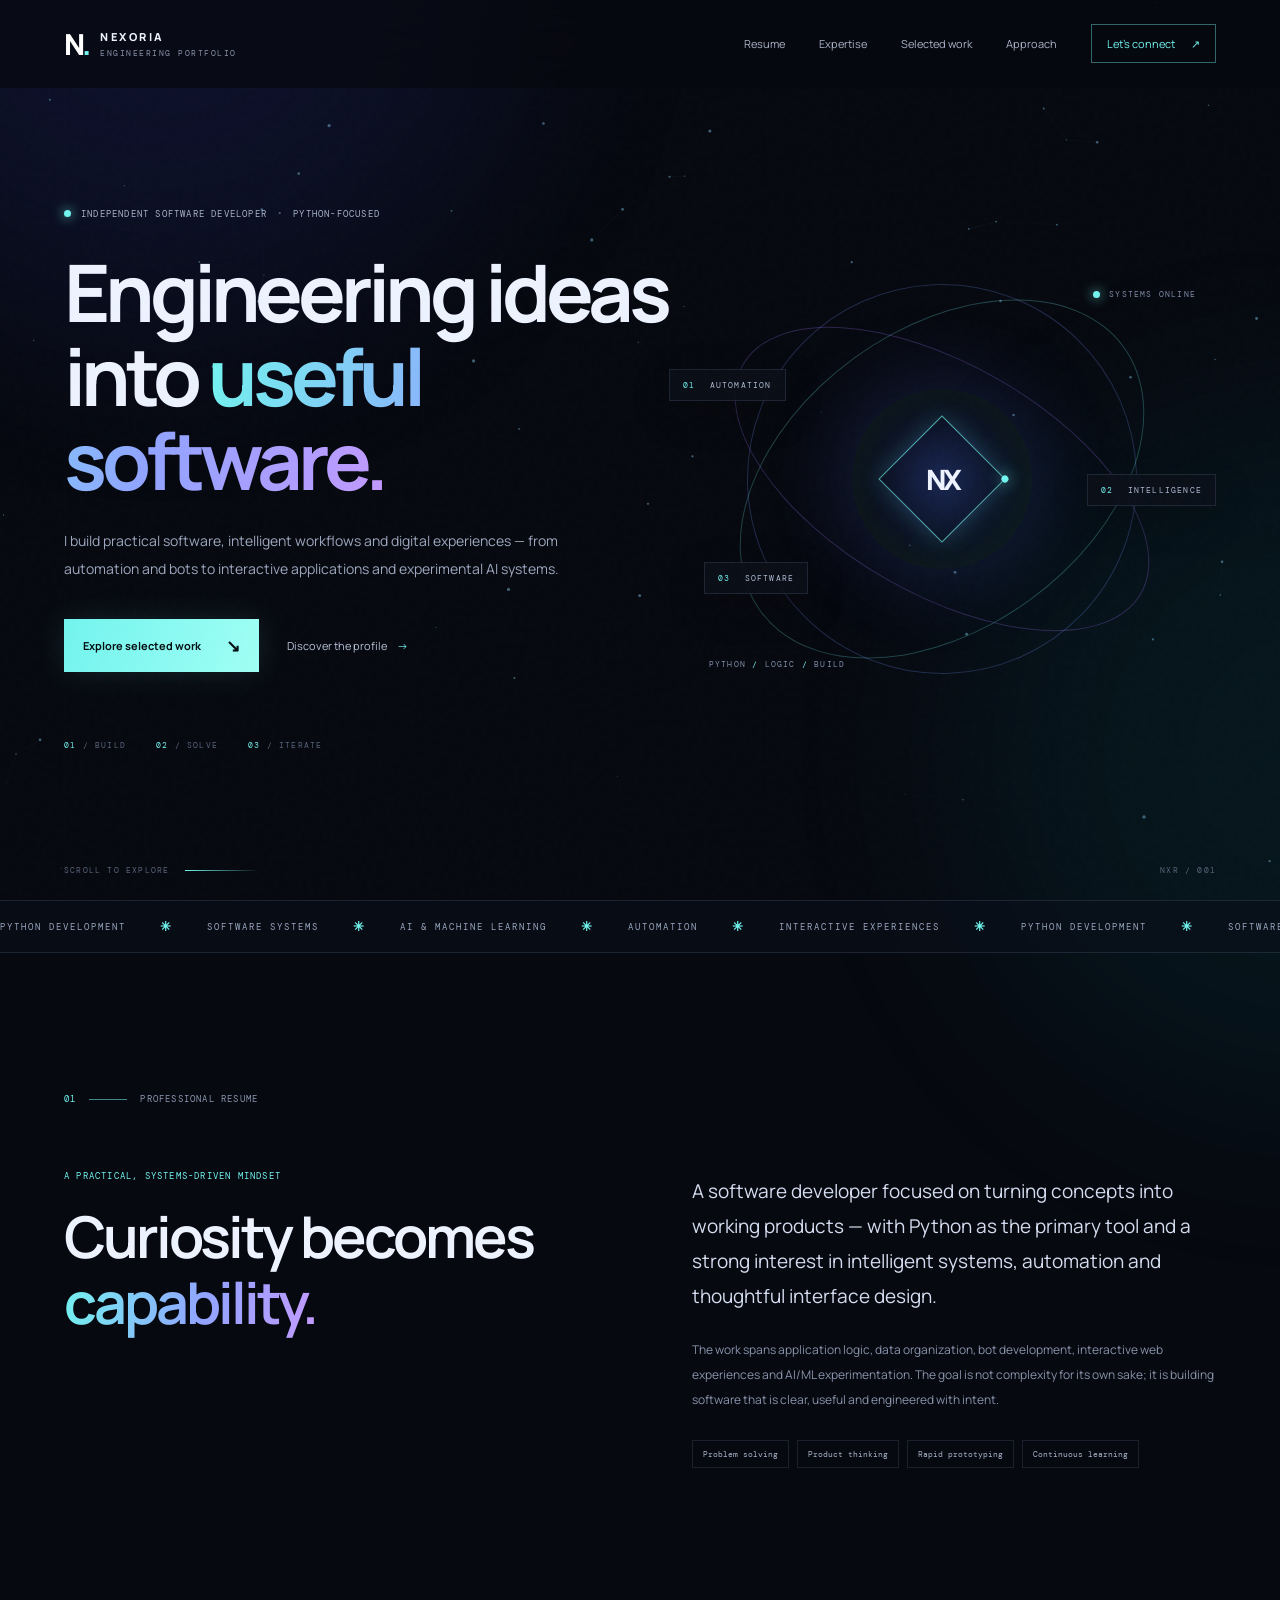
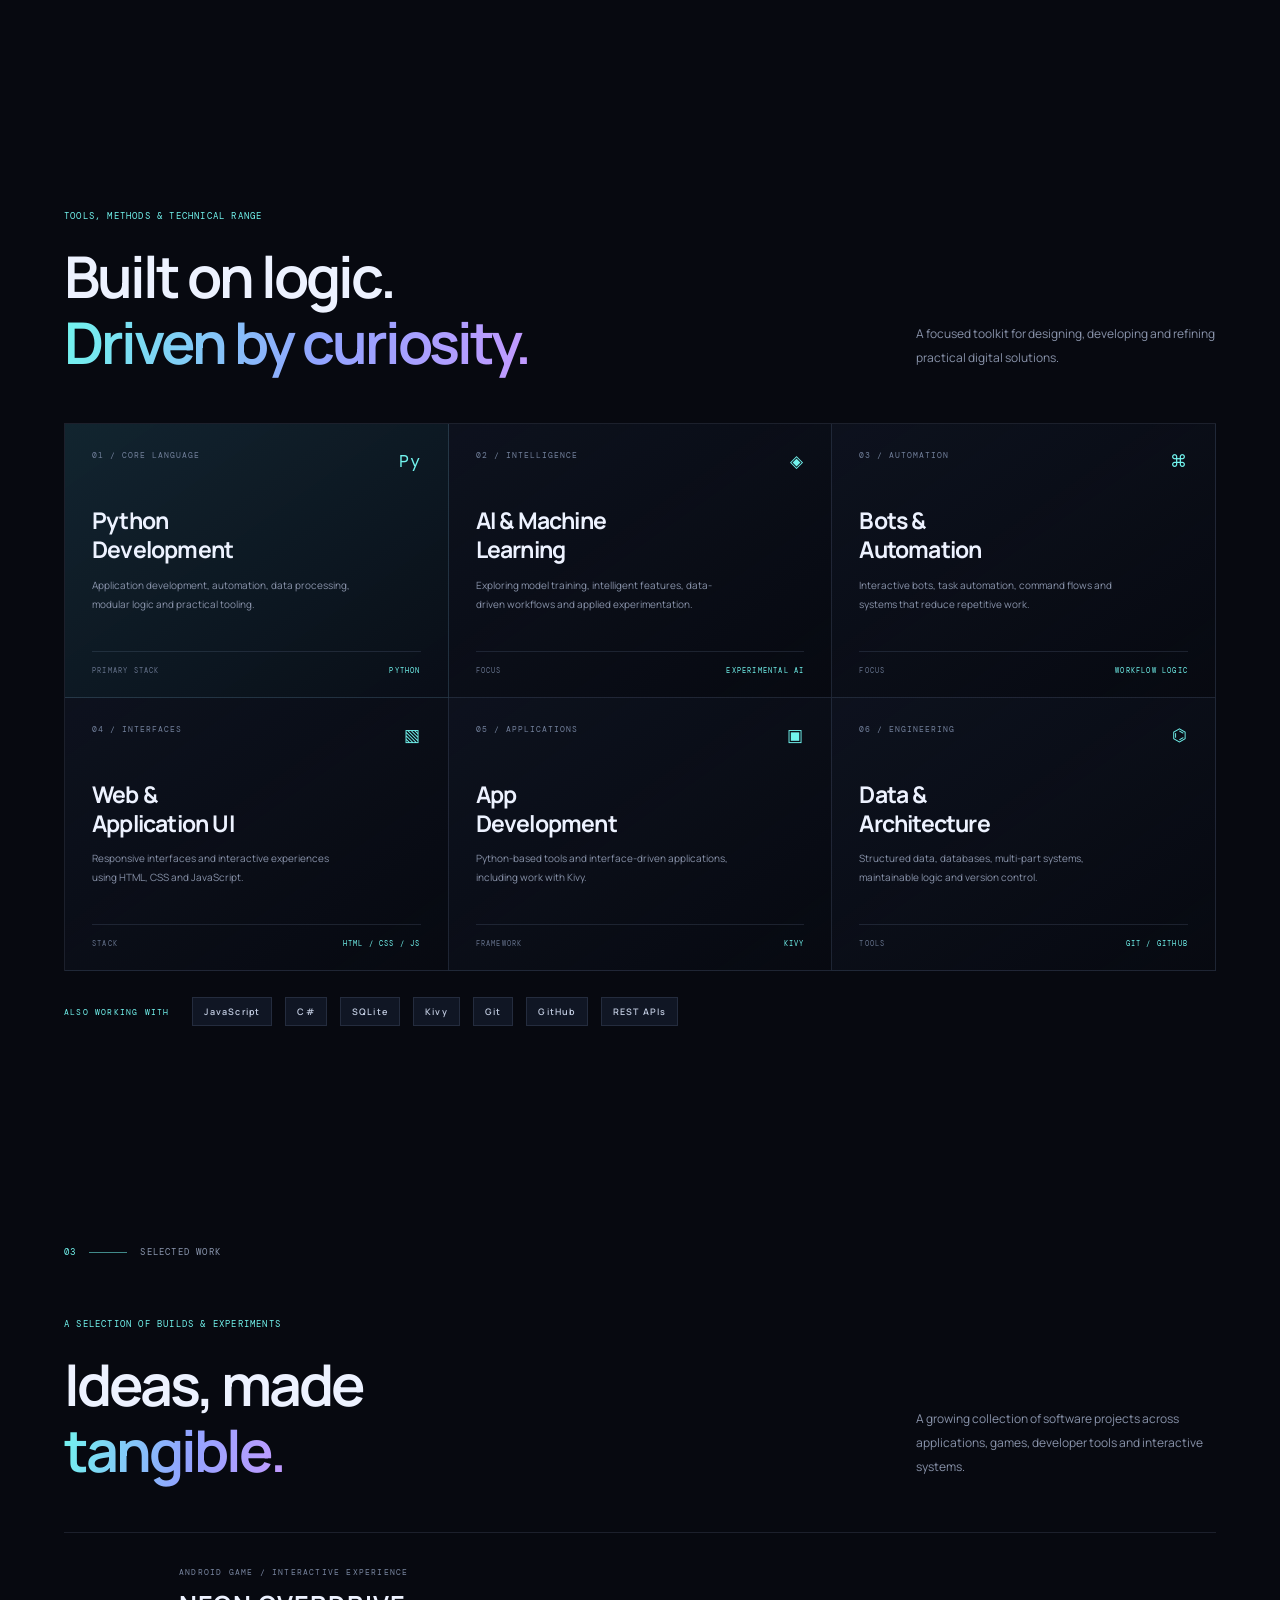
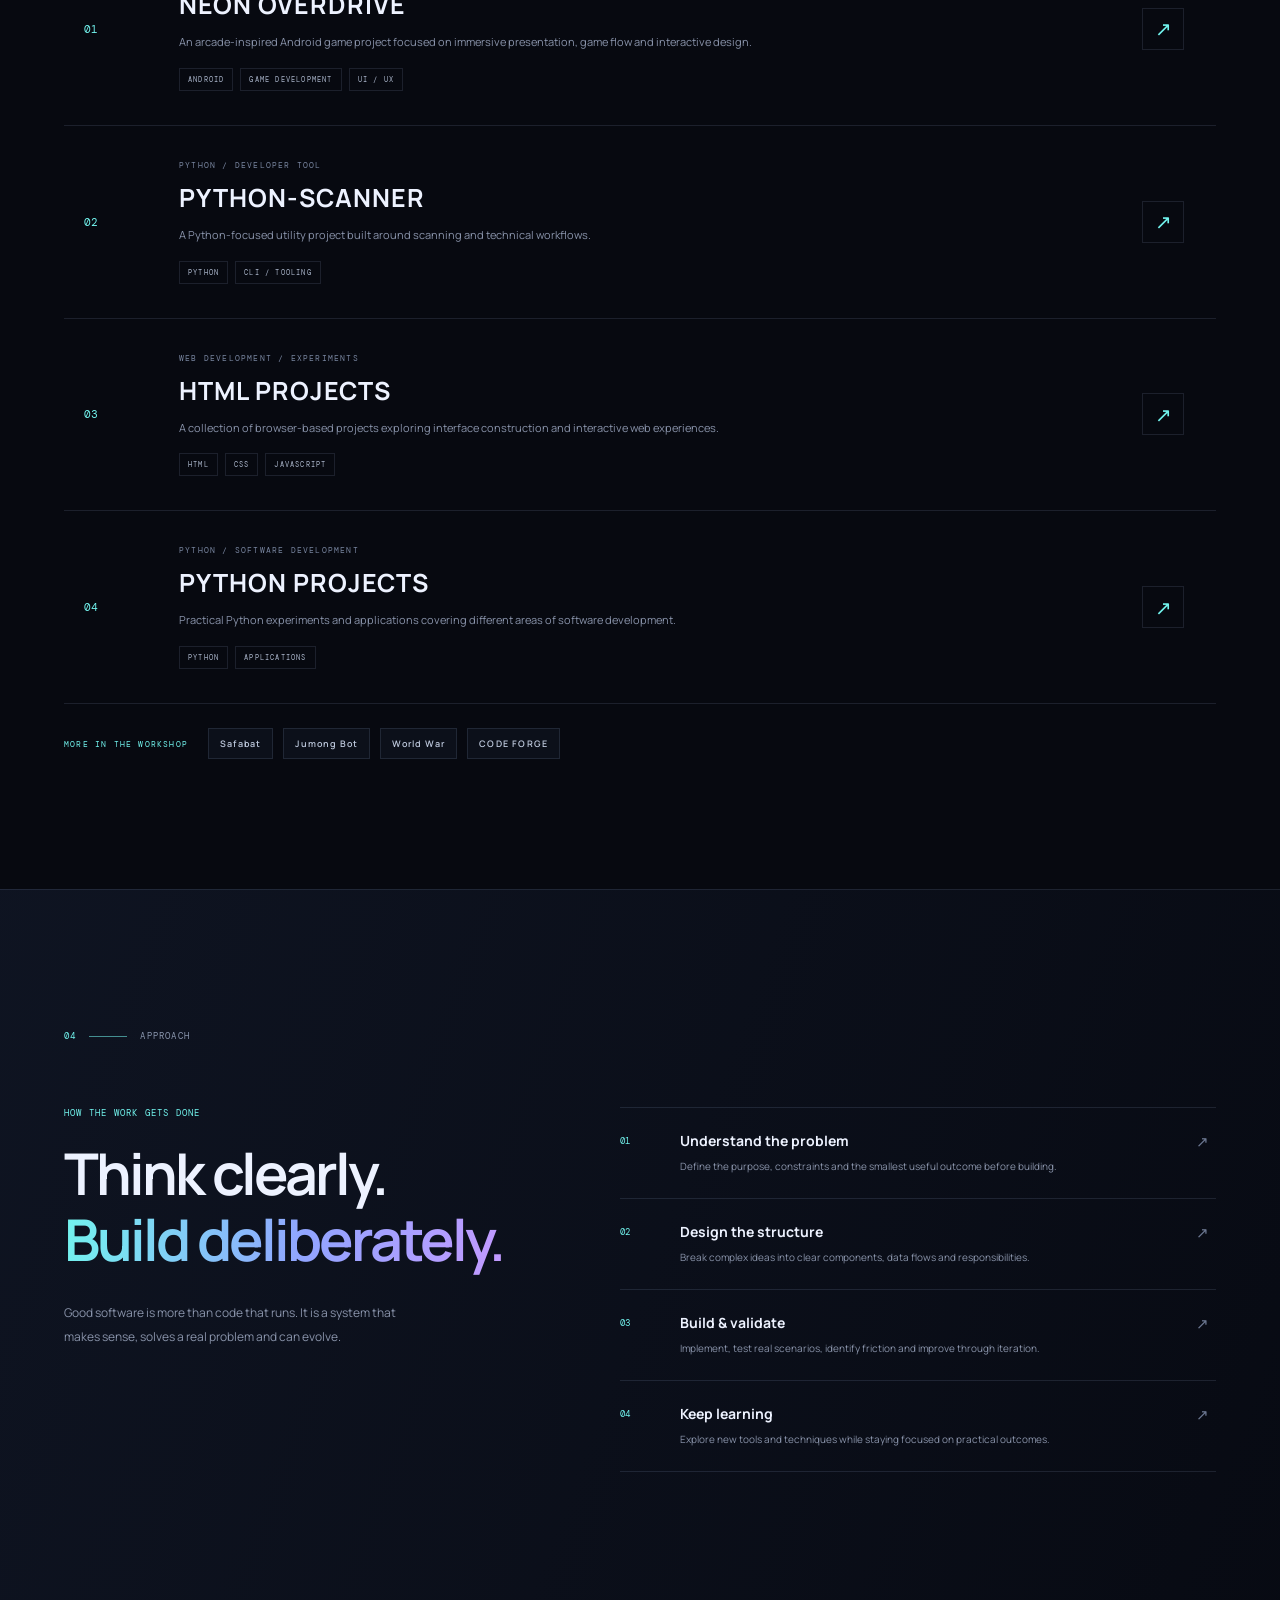
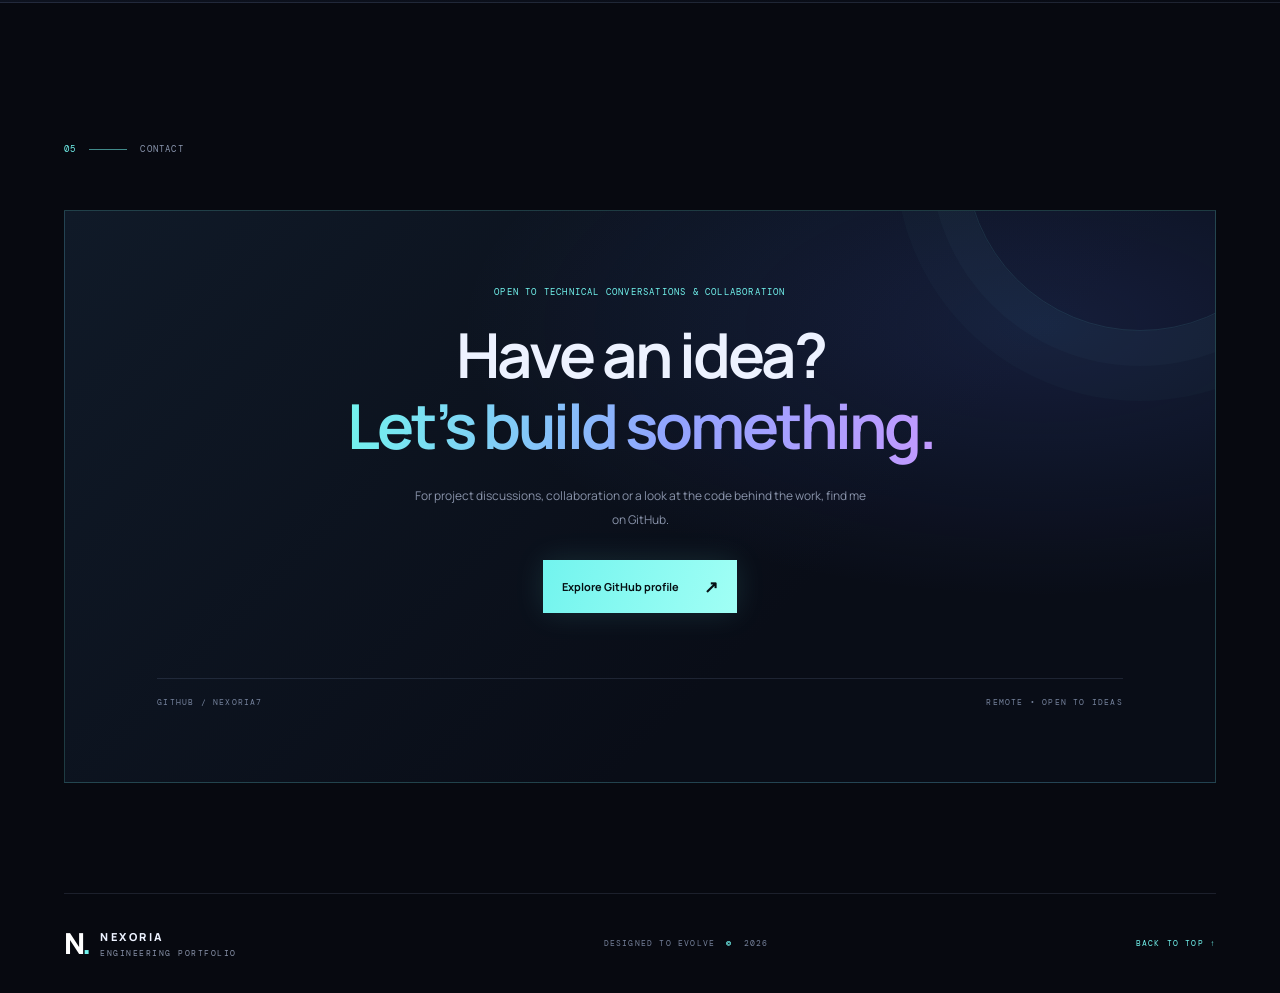
<file: index.html>
<!doctype html>
<html lang="en"><head>
<meta charset="utf-8"><meta name="viewport" content="width=device-width,initial-scale=1">
<meta name="theme-color" content="#070910"><meta name="description" content="NEXORIA — software development portfolio focused on Python, intelligent systems, automation and digital products.">
<meta property="og:title" content="NEXORIA — Software Engineering Portfolio"><meta property="og:description" content="Engineering ideas into useful software.">
<title>NEXORIA — Software Engineering Portfolio</title>
<link rel="preconnect" href="https://fonts.googleapis.com"><link rel="preconnect" href="https://fonts.gstatic.com" crossorigin>
<link href="https://fonts.googleapis.com/css2?family=DM+Mono:wght@400;500&family=Manrope:wght@400;500;600;700;800&display=swap" rel="stylesheet">
<link rel="stylesheet" href="./assets/css/style.css"><script defer src="./assets/js/main.js"></script></head>
<body><div class="noise"></div><div class="ambient ambient-a"></div><div class="ambient ambient-b"></div><canvas id="particles"></canvas><div class="scroll-progress" id="scrollProgress"></div>
<header class="header" id="top"><a class="brand" href="#top"><span class="brand-mark">N<span>.</span></span><span class="brand-name">NEXORIA<small>ENGINEERING PORTFOLIO</small></span></a>
<button class="menu-toggle" id="menuToggle" aria-label="Toggle navigation"><span></span><span></span></button>
<nav class="nav" id="nav"><a href="#profile">Resume</a><a href="#expertise">Expertise</a><a href="#work">Selected work</a><a href="#approach">Approach</a><a class="nav-contact" href="#contact">Let’s connect <span>↗</span></a></nav></header>
<main>
<section class="hero section-wrap"><div class="hero-grid"></div><div class="hero-copy"><div class="eyebrow"><span class="pulse"></span> INDEPENDENT SOFTWARE DEVELOPER <i>•</i> PYTHON-FOCUSED</div>
<h1>Engineering ideas<br>into <em>useful software.</em></h1><p class="hero-lead">I build practical software, intelligent workflows and digital experiences — from automation and bots to interactive applications and experimental AI systems.</p>
<div class="hero-actions"><a class="button button-primary" href="#work">Explore selected work <span>↘</span></a><a class="text-link" href="#profile">Discover the profile <span>→</span></a></div>
<div class="hero-meta"><span><b>01</b> / BUILD</span><span><b>02</b> / SOLVE</span><span><b>03</b> / ITERATE</span></div></div>
<div class="hero-visual"><div class="orbit orbit-one"></div><div class="orbit orbit-two"></div><div class="orbit orbit-three"></div><div class="core"><div class="core-inner"><span>NX</span><i></i></div></div>
<div class="visual-label label-top"><span class="label-dot"></span> SYSTEMS ONLINE</div><div class="visual-label label-bottom">PYTHON <b>/</b> LOGIC <b>/</b> BUILD</div>
<div class="float-tag tag-one"><span>01</span> AUTOMATION</div><div class="float-tag tag-two"><span>02</span> INTELLIGENCE</div><div class="float-tag tag-three"><span>03</span> SOFTWARE</div></div>
<div class="hero-bottom"><span>SCROLL TO EXPLORE</span><div class="scroll-line"></div><span class="mono">NXR / 001</span></div></section>
<section class="ticker"><div class="ticker-track"><span>PYTHON DEVELOPMENT</span><b>✳</b><span>SOFTWARE SYSTEMS</span><b>✳</b><span>AI & MACHINE LEARNING</span><b>✳</b><span>AUTOMATION</span><b>✳</b><span>INTERACTIVE EXPERIENCES</span><b>✳</b><span>PYTHON DEVELOPMENT</span><b>✳</b><span>SOFTWARE SYSTEMS</span><b>✳</b><span>AI & MACHINE LEARNING</span><b>✳</b><span>AUTOMATION</span><b>✳</b><span>INTERACTIVE EXPERIENCES</span><b>✳</b></div></section>
<section class="section section-wrap" id="profile"><div class="section-index"><span>01</span><i></i> PROFESSIONAL RESUME</div><div class="profile-layout"><div><p class="section-kicker">A PRACTICAL, SYSTEMS-DRIVEN MINDSET</p><h2>Curiosity becomes<br><em>capability.</em></h2></div><div class="profile-copy"><p class="large-copy">A software developer focused on turning concepts into working products — with Python as the primary tool and a strong interest in intelligent systems, automation and thoughtful interface design.</p><p class="muted-copy">The work spans application logic, data organization, bot development, interactive web experiences and AI/ML experimentation. The goal is not complexity for its own sake; it is building software that is clear, useful and engineered with intent.</p><div class="profile-tags"><span>Problem solving</span><span>Product thinking</span><span>Rapid prototyping</span><span>Continuous learning</span></div></div></div></section>
<section class="section section-wrap" id="expertise"><div class="section-index"><span>02</span><i></i> EXPERTISE</div><div class="section-heading"><div><p class="section-kicker">TOOLS, METHODS & TECHNICAL RANGE</p><h2>Built on logic.<br><em>Driven by curiosity.</em></h2></div><p class="heading-note">A focused toolkit for designing, developing and refining practical digital solutions.</p></div>
<div class="expertise-grid">
<article class="expertise-card feature-card"><div class="card-top"><span>01 / CORE LANGUAGE</span><span class="card-symbol">Py</span></div><h3>Python<br>Development</h3><p>Application development, automation, data processing, modular logic and practical tooling.</p><div class="skill-line"><span>PRIMARY STACK</span><b>PYTHON</b></div></article>
<article class="expertise-card"><div class="card-top"><span>02 / INTELLIGENCE</span><span class="card-symbol">◈</span></div><h3>AI & Machine<br>Learning</h3><p>Exploring model training, intelligent features, data-driven workflows and applied experimentation.</p><div class="skill-line"><span>FOCUS</span><b>EXPERIMENTAL AI</b></div></article>
<article class="expertise-card"><div class="card-top"><span>03 / AUTOMATION</span><span class="card-symbol">⌘</span></div><h3>Bots &<br>Automation</h3><p>Interactive bots, task automation, command flows and systems that reduce repetitive work.</p><div class="skill-line"><span>FOCUS</span><b>WORKFLOW LOGIC</b></div></article>
<article class="expertise-card"><div class="card-top"><span>04 / INTERFACES</span><span class="card-symbol">▧</span></div><h3>Web &<br>Application UI</h3><p>Responsive interfaces and interactive experiences using HTML, CSS and JavaScript.</p><div class="skill-line"><span>STACK</span><b>HTML / CSS / JS</b></div></article>
<article class="expertise-card"><div class="card-top"><span>05 / APPLICATIONS</span><span class="card-symbol">▣</span></div><h3>App<br>Development</h3><p>Python-based tools and interface-driven applications, including work with Kivy.</p><div class="skill-line"><span>FRAMEWORK</span><b>KIVY</b></div></article>
<article class="expertise-card"><div class="card-top"><span>06 / ENGINEERING</span><span class="card-symbol">⌬</span></div><h3>Data &<br>Architecture</h3><p>Structured data, databases, multi-part systems, maintainable logic and version control.</p><div class="skill-line"><span>TOOLS</span><b>GIT / GITHUB</b></div></article></div>
<div class="stack-strip"><span>ALSO WORKING WITH</span><b>JavaScript</b><b>C#</b><b>SQLite</b><b>Kivy</b><b>Git</b><b>GitHub</b><b>REST APIs</b></div></section>
<section class="section section-wrap work-section" id="work"><div class="section-index"><span>03</span><i></i> SELECTED WORK</div><div class="section-heading"><div><p class="section-kicker">A SELECTION OF BUILDS & EXPERIMENTS</p><h2>Ideas, made<br><em>tangible.</em></h2></div><p class="heading-note">A growing collection of software projects across applications, games, developer tools and interactive systems.</p></div>
<div class="project-list">
<article class="project-row"><div class="project-number">01</div><div class="project-main"><div class="project-type">ANDROID GAME / INTERACTIVE EXPERIENCE</div><h3>NEON OVERDRIVE</h3><p>An arcade-inspired Android game project focused on immersive presentation, game flow and interactive design.</p><div class="project-tags"><span>ANDROID</span><span>GAME DEVELOPMENT</span><span>UI / UX</span></div></div><a class="project-link" href="https://github.com/TahaDev24/NEON-OVERDRIVE" target="_blank" rel="noreferrer">↗</a></article>
<article class="project-row"><div class="project-number">02</div><div class="project-main"><div class="project-type">PYTHON / DEVELOPER TOOL</div><h3>PYTHON-SCANNER</h3><p>A Python-focused utility project built around scanning and technical workflows.</p><div class="project-tags"><span>PYTHON</span><span>CLI / TOOLING</span></div></div><a class="project-link" href="https://github.com/TahaDev24/Python-Scanner" target="_blank" rel="noreferrer">↗</a></article>
<article class="project-row"><div class="project-number">03</div><div class="project-main"><div class="project-type">WEB DEVELOPMENT / EXPERIMENTS</div><h3>HTML PROJECTS</h3><p>A collection of browser-based projects exploring interface construction and interactive web experiences.</p><div class="project-tags"><span>HTML</span><span>CSS</span><span>JAVASCRIPT</span></div></div><a class="project-link" href="https://github.com/TahaDev24/HTML-Projects" target="_blank" rel="noreferrer">↗</a></article>
<article class="project-row"><div class="project-number">04</div><div class="project-main"><div class="project-type">PYTHON / SOFTWARE DEVELOPMENT</div><h3>PYTHON PROJECTS</h3><p>Practical Python experiments and applications covering different areas of software development.</p><div class="project-tags"><span>PYTHON</span><span>APPLICATIONS</span></div></div><a class="project-link" href="https://github.com/TahaDev24/Python-Projects" target="_blank" rel="noreferrer">↗</a></article></div>
<div class="more-work"><span>MORE IN THE WORKSHOP</span><b>Safabat</b><b>Jumong Bot</b><b>World War</b><b>CODE FORGE</b></div></section>
<section class="section approach-section" id="approach"><div class="section-wrap"><div class="section-index"><span>04</span><i></i> APPROACH</div><div class="approach-layout"><div><p class="section-kicker">HOW THE WORK GETS DONE</p><h2>Think clearly.<br><em>Build deliberately.</em></h2><p class="approach-intro">Good software is more than code that runs. It is a system that makes sense, solves a real problem and can evolve.</p></div>
<div class="principles"><div class="principle"><span>01</span><div><h3>Understand the problem</h3><p>Define the purpose, constraints and the smallest useful outcome before building.</p></div><b>↗</b></div><div class="principle"><span>02</span><div><h3>Design the structure</h3><p>Break complex ideas into clear components, data flows and responsibilities.</p></div><b>↗</b></div><div class="principle"><span>03</span><div><h3>Build & validate</h3><p>Implement, test real scenarios, identify friction and improve through iteration.</p></div><b>↗</b></div><div class="principle"><span>04</span><div><h3>Keep learning</h3><p>Explore new tools and techniques while staying focused on practical outcomes.</p></div><b>↗</b></div></div></div></div></section>
<section class="section section-wrap contact-section" id="contact"><div class="section-index"><span>05</span><i></i> CONTACT</div><div class="contact-panel"><div class="contact-orb"></div><p class="section-kicker">OPEN TO TECHNICAL CONVERSATIONS & COLLABORATION</p><h2>Have an idea?<br><em>Let’s build something.</em></h2><p class="contact-copy">For project discussions, collaboration or a look at the code behind the work, find me on GitHub.</p><a class="button button-primary" href="https://github.com/nexoria7" target="_blank" rel="noreferrer">Explore GitHub profile <span>↗</span></a><div class="contact-foot"><span>GITHUB / NEXORIA7</span><span>REMOTE • OPEN TO IDEAS</span></div></div></section>
</main><footer class="footer section-wrap"><a class="brand footer-brand" href="#top"><span class="brand-mark">N<span>.</span></span><span class="brand-name">NEXORIA<small>ENGINEERING PORTFOLIO</small></span></a><span>DESIGNED TO EVOLVE <b>©</b> <span id="year"></span></span><a href="#top">BACK TO TOP ↑</a></footer></body></html>
</file>
<file: assets/css/style.css>
:root{--bg:#070910;--panel:#0c101a;--line:rgba(155,177,220,.14);--text:#edf2ff;--muted:#8993aa;--cyan:#72f4ee;--blue:#6d8cff;--violet:#a27aff;--mono:"DM Mono",monospace;--sans:"Manrope",sans-serif}*{box-sizing:border-box}html{scroll-behavior:smooth;scroll-padding-top:100px}body{margin:0;background:var(--bg);color:var(--text);font-family:var(--sans);overflow-x:hidden}a{color:inherit;text-decoration:none}::selection{background:var(--cyan);color:#071014}.noise{position:fixed;inset:0;z-index:20;pointer-events:none;opacity:.035;background-image:url("data:image/svg+xml,%3Csvg viewBox='0 0 180 180' xmlns='http://www.w3.org/2000/svg'%3E%3Cfilter id='n'%3E%3CfeTurbulence type='fractalNoise' baseFrequency='.92' numOctaves='3' stitchTiles='stitch'/%3E%3C/filter%3E%3Crect width='100%25' height='100%25' filter='url(%23n)' opacity='.45'/%3E%3C/svg%3E")}.ambient{position:fixed;width:55vw;height:55vw;border-radius:50%;filter:blur(110px);opacity:.12;pointer-events:none;z-index:-1}.ambient-a{background:#354bd8;top:-30vw;left:-15vw}.ambient-b{background:#00aeb4;right:-30vw;top:45vh;opacity:.08}#particles{position:fixed;inset:0;width:100%;height:100%;z-index:-1;pointer-events:none}.scroll-progress{height:2px;position:fixed;top:0;left:0;width:0;background:linear-gradient(90deg,var(--cyan),var(--blue),var(--violet));z-index:50;box-shadow:0 0 14px var(--cyan)}.header{height:88px;position:sticky;top:0;z-index:30;display:flex;align-items:center;justify-content:space-between;padding:0 max(5vw,24px);border-bottom:1px solid transparent;background:rgba(7,9,16,.72);backdrop-filter:blur(22px);transition:.3s}.header.scrolled{border-color:var(--line);height:72px}.brand{display:flex;align-items:center;gap:12px}.brand-mark{font-size:29px;font-weight:800;letter-spacing:-3px;color:#fff}.brand-mark span{color:var(--cyan)}.brand-name{font-size:11px;font-weight:800;letter-spacing:2.5px}.brand-name small{display:block;margin-top:4px;font:8px var(--mono);letter-spacing:1.5px;color:var(--muted)}.nav{display:flex;align-items:center;gap:34px;font-size:11px;color:#aab3c8}.nav a{transition:.25s}.nav a:hover{color:var(--cyan)}.nav-contact{border:1px solid rgba(114,244,238,.4);padding:11px 15px;color:var(--cyan)!important}.nav-contact span{margin-left:14px}.menu-toggle{display:none}.section-wrap{width:min(1180px,90vw);margin:auto}.hero{min-height:calc(100vh - 88px);position:relative;display:grid;grid-template-columns:1.05fr .95fr;align-items:center;padding-top:65px;padding-bottom:95px}.hero-grid{position:absolute;inset:0;opacity:.14;pointer-events:none;background-image:linear-gradient(rgba(130,154,210,.12) 1px,transparent 1px),linear-gradient(90deg,rgba(130,154,210,.12) 1px,transparent 1px);background-size:70px 70px;mask-image:linear-gradient(90deg,black,transparent 90%)}.hero-copy{position:relative;z-index:2}.eyebrow,.section-kicker,.section-index,.hero-meta,.hero-bottom,.visual-label,.float-tag,.project-type,.project-tags,.skill-line,.stack-strip,.more-work,.contact-foot,.footer>span,.footer>a:last-child{font-family:var(--mono);letter-spacing:1.2px}.eyebrow{font-size:9px;color:#a8b3ca;display:flex;align-items:center;gap:10px}.eyebrow i{font-style:normal;color:#4f5b72}.pulse,.label-dot{width:7px;height:7px;border-radius:50%;background:var(--cyan);box-shadow:0 0 12px var(--cyan);display:inline-block;animation:pulse 1.8s infinite}@keyframes pulse{50%{box-shadow:0 0 3px var(--cyan);opacity:.55}}h1{font-size:clamp(48px,6.2vw,84px);line-height:1.06;letter-spacing:-5px;margin:30px 0 25px;font-weight:700}h1 em,h2 em{font-style:normal;color:transparent;background:linear-gradient(100deg,var(--cyan),#91a4ff 55%,#c39aff);background-clip:text;-webkit-background-clip:text}.hero-lead{max-width:530px;color:#9da8be;font-size:14px;line-height:2;margin:0}.hero-actions{display:flex;align-items:center;gap:28px;margin-top:36px}.button{display:inline-flex;align-items:center;gap:25px;padding:15px 19px;font-size:11px;font-weight:700;transition:.3s}.button-primary{background:linear-gradient(110deg,var(--cyan),#a1fff5);color:#061014;box-shadow:0 0 30px rgba(114,244,238,.12)}.button-primary:hover{transform:translateY(-4px);box-shadow:0 12px 40px rgba(114,244,238,.2)}.button span{font-size:17px}.text-link{font-size:11px;color:#b9c3d7}.text-link span{color:var(--cyan);margin-left:8px}.hero-meta{display:flex;gap:30px;margin-top:68px;font-size:8px;color:#58637a}.hero-meta b{color:var(--cyan);font-weight:400}.hero-visual{height:510px;position:relative;display:grid;place-items:center;perspective:800px}.orbit{position:absolute;border:1px solid rgba(117,152,255,.24);border-radius:50%;transform:rotate(-24deg)}.orbit-one{width:390px;height:390px;animation:orbit 22s linear infinite}.orbit-two{width:300px;height:450px;border-color:rgba(114,244,238,.25);transform:rotate(54deg);animation:orbit 17s linear infinite reverse}.orbit-three{width:460px;height:230px;border-color:rgba(162,122,255,.25);transform:rotate(30deg);animation:orbit 28s linear infinite}@keyframes orbit{to{rotate:360deg}}.core{width:180px;height:180px;border-radius:50%;display:grid;place-items:center;background:radial-gradient(circle,rgba(77,117,255,.28),rgba(7,9,16,.1) 68%);box-shadow:0 0 90px rgba(77,117,255,.22),inset 0 0 45px rgba(114,244,238,.12);animation:float 6s ease-in-out infinite}.core-inner{width:90px;height:90px;border:1px solid rgba(114,244,238,.65);transform:rotate(45deg);display:grid;place-items:center;box-shadow:0 0 25px rgba(114,244,238,.2)}.core-inner span{transform:rotate(-45deg);font-size:28px;font-weight:800;letter-spacing:-3px}.core-inner i{position:absolute;width:7px;height:7px;border-radius:50%;background:var(--cyan);top:-4px;right:-4px;box-shadow:0 0 15px var(--cyan)}@keyframes float{50%{transform:translateY(-15px)}}.visual-label{position:absolute;font-size:8px;color:#7f8ca6}.label-top{top:65px;right:20px;display:flex;align-items:center;gap:9px}.label-bottom{bottom:65px;left:40px}.label-bottom b{color:var(--cyan);font-weight:400}.float-tag{position:absolute;font-size:8px;padding:10px 13px;border:1px solid var(--line);background:rgba(12,16,26,.75);backdrop-filter:blur(10px);color:#aebbd2;box-shadow:0 12px 40px rgba(0,0,0,.2)}.float-tag span{color:var(--cyan);margin-right:8px}.tag-one{top:145px;left:0}.tag-two{right:0;top:250px}.tag-three{bottom:140px;left:35px}.hero-bottom{position:absolute;bottom:25px;left:0;right:0;display:flex;align-items:center;gap:16px;font-size:8px;color:#59647a}.scroll-line{width:75px;height:1px;background:linear-gradient(90deg,var(--cyan),transparent)}.hero-bottom .mono{margin-left:auto}.ticker{overflow:hidden;border-top:1px solid var(--line);border-bottom:1px solid var(--line);background:rgba(12,16,26,.58);padding:17px 0}.ticker-track{display:flex;align-items:center;justify-content:space-around;gap:34px;white-space:nowrap;min-width:1100px;animation:ticker 35s linear infinite;font:9px var(--mono);letter-spacing:2px;color:#9aa7bf}.ticker b{color:var(--cyan);font-size:13px}@keyframes ticker{to{transform:translateX(-35%)}}.section{padding-top:140px;padding-bottom:130px}.section-index{display:flex;align-items:center;gap:13px;font-size:9px;color:#8a96ae}.section-index span{color:var(--cyan)}.section-index i{height:1px;width:38px;background:var(--cyan);opacity:.55}.profile-layout{display:grid;grid-template-columns:1fr 1fr;gap:9%;padding-top:65px}.section-kicker{font-size:9px;color:var(--cyan);margin:0 0 22px}h2{font-size:clamp(38px,4.5vw,61px);line-height:1.14;letter-spacing:-3px;margin:0;font-weight:650}.profile-copy{padding-top:4px}.large-copy{font-size:19px;line-height:1.85;color:#d4dcef;margin:0 0 22px}.muted-copy{font-size:12px;line-height:2.1;color:var(--muted)}.profile-tags{display:flex;flex-wrap:wrap;gap:8px;margin-top:28px}.profile-tags span,.project-tags span{font:8px var(--mono);padding:8px 10px;border:1px solid var(--line);color:#aab5ca}.section-heading{display:flex;justify-content:space-between;align-items:end;padding:60px 0 48px}.heading-note{max-width:300px;color:var(--muted);font-size:12px;line-height:2;margin:0 0 5px}.expertise-grid{display:grid;grid-template-columns:repeat(3,1fr);border-top:1px solid var(--line);border-left:1px solid var(--line)}.expertise-card{min-height:260px;padding:26px 27px 22px;border-right:1px solid var(--line);border-bottom:1px solid var(--line);background:linear-gradient(145deg,rgba(16,22,36,.7),rgba(8,11,19,.4));position:relative;overflow:hidden;transition:.35s}.expertise-card:after{content:"";position:absolute;width:180px;height:180px;right:-100px;bottom:-120px;background:var(--blue);filter:blur(80px);opacity:0;transition:.4s}.expertise-card:hover{background:rgba(20,29,47,.8);transform:translateY(-4px)}.expertise-card:hover:after{opacity:.35}.feature-card{background:linear-gradient(145deg,rgba(24,52,65,.65),rgba(10,15,25,.8))}.card-top{display:flex;justify-content:space-between;font:8px var(--mono);letter-spacing:1px;color:#73819c}.card-symbol{font-size:17px;color:var(--cyan)}.expertise-card h3{font-size:23px;line-height:1.25;letter-spacing:-.8px;margin:34px 0 12px}.expertise-card p{font-size:10px;line-height:1.9;color:var(--muted);max-width:260px;min-height:57px}.skill-line{border-top:1px solid var(--line);padding-top:14px;margin-top:18px;display:flex;justify-content:space-between;font-size:7px;color:#66738c}.skill-line b{color:var(--cyan);font-weight:400}.stack-strip{display:flex;flex-wrap:wrap;align-items:center;gap:13px;margin-top:26px;font-size:8px;color:#74819b}.stack-strip span{color:var(--cyan);margin-right:10px}.stack-strip b{font:9px var(--sans);font-weight:600;color:#c1cbe0;padding:7px 11px;background:#101624;border:1px solid var(--line)}.work-section{padding-top:90px}.project-list{border-top:1px solid var(--line)}.project-row{display:grid;grid-template-columns:70px 1fr 54px;gap:25px;align-items:center;padding:34px 20px;border-bottom:1px solid var(--line);transition:.3s}.project-row:hover{background:linear-gradient(90deg,rgba(114,244,238,.06),transparent);padding-left:28px}.project-number{font:11px var(--mono);color:var(--cyan)}.project-type{font-size:8px;color:#78859f}.project-main h3{font-size:25px;letter-spacing:1px;margin:10px 0;font-weight:700}.project-main p{font-size:11px;line-height:1.9;color:var(--muted);margin:0;max-width:650px}.project-tags{display:flex;gap:7px;margin-top:15px}.project-tags span{font-size:7px;padding:6px 8px}.project-link{width:42px;height:42px;border:1px solid var(--line);display:grid;place-items:center;color:var(--cyan);font-size:20px;transition:.3s}.project-link:hover{background:var(--cyan);color:#061014;transform:rotate(45deg)}.more-work{display:flex;align-items:center;flex-wrap:wrap;gap:10px;margin-top:24px;font-size:8px;color:#7c89a2}.more-work span{color:var(--cyan);margin-right:10px}.more-work b{font:9px var(--sans);font-weight:600;padding:8px 11px;background:var(--panel);border:1px solid var(--line);color:#bdc8dc}.approach-section{background:linear-gradient(110deg,rgba(16,22,36,.9),rgba(8,11,19,.94));border-top:1px solid var(--line);border-bottom:1px solid var(--line)}.approach-layout{display:grid;grid-template-columns:.85fr 1.15fr;gap:10%;padding-top:65px}.approach-intro{max-width:360px;font-size:12px;line-height:2;color:var(--muted);margin-top:28px}.principles{border-top:1px solid var(--line)}.principle{display:grid;grid-template-columns:42px 1fr 20px;gap:18px;align-items:start;padding:23px 0;border-bottom:1px solid var(--line)}.principle>span{font:9px var(--mono);color:var(--cyan);padding-top:4px}.principle h3{font-size:14px;margin:0 0 7px}.principle p{font-size:10px;color:var(--muted);line-height:1.8;margin:0}.principle>b{font-size:15px;color:#6c7892;font-weight:400}.contact-section{padding-bottom:110px}.contact-panel{position:relative;overflow:hidden;margin-top:55px;padding:75px 8%;border:1px solid rgba(114,244,238,.2);background:radial-gradient(ellipse at 85% 20%,rgba(75,105,220,.18),transparent 42%),linear-gradient(135deg,#101a28,#090d17 65%);text-align:center}.contact-orb{position:absolute;width:350px;height:350px;border-radius:50%;border:1px solid rgba(114,244,238,.1);right:-100px;top:-230px;box-shadow:0 0 0 35px rgba(114,244,238,.025),0 0 0 70px rgba(114,244,238,.02)}.contact-panel .section-kicker,.contact-panel h2,.contact-copy,.contact-panel .button{position:relative}.contact-panel h2{font-size:clamp(38px,5vw,62px)}.contact-copy{max-width:460px;margin:22px auto 28px;color:var(--muted);font-size:12px;line-height:2}.contact-foot{display:flex;justify-content:space-between;margin-top:65px;padding-top:18px;border-top:1px solid var(--line);font-size:8px;color:#76839d}.footer{min-height:100px;border-top:1px solid var(--line);display:flex;align-items:center;justify-content:space-between}.footer>span,.footer>a:last-child{font-size:8px;color:#75819a}.footer>span b{color:var(--cyan);padding:0 5px}.footer>a:last-child{color:var(--cyan)}.reveal{opacity:0;transform:translateY(28px);transition:opacity .8s ease,transform .8s cubic-bezier(.2,.7,.2,1)}.reveal.visible{opacity:1;transform:none}@media(max-width:900px){.hero{grid-template-columns:1fr;min-height:auto;padding-top:100px}.hero-visual{height:390px;margin-top:20px}.profile-layout,.approach-layout{grid-template-columns:1fr;gap:35px}.section-heading{align-items:start;gap:25px;flex-direction:column}.heading-note{max-width:500px}.expertise-grid{grid-template-columns:repeat(2,1fr)}.section{padding-top:100px;padding-bottom:95px}}@media(max-width:640px){.header{height:72px;padding:0 5vw}.menu-toggle{display:flex;flex-direction:column;gap:5px;background:none;border:0;padding:10px}.menu-toggle span{width:23px;height:1px;background:var(--cyan)}.nav{display:none;position:absolute;top:71px;left:0;right:0;padding:22px 6vw 28px;background:rgba(7,9,16,.97);border-bottom:1px solid var(--line);flex-direction:column;align-items:stretch;gap:22px}.nav.open{display:flex}.nav-contact{text-align:center}.hero{padding-top:75px;padding-bottom:70px}.eyebrow{font-size:7px;flex-wrap:wrap}.eyebrow i{display:none}h1{font-size:clamp(43px,12vw,65px);letter-spacing:-3px;margin-top:25px}.hero-lead{font-size:12px}.hero-actions{align-items:flex-start;flex-direction:column;gap:20px}.hero-meta{gap:16px;font-size:7px}.hero-visual{height:320px;transform:scale(.83);margin:-5px -25px}.orbit-one{width:320px;height:320px}.orbit-two{height:350px;width:230px}.orbit-three{width:360px}.label-top{right:0;top:20px}.label-bottom{left:0;bottom:20px}.tag-one{top:70px;left:-8px}.tag-two{right:-5px;top:190px}.tag-three{bottom:65px;left:0}.hero-bottom{font-size:7px}.section{padding-top:80px;padding-bottom:75px}.profile-layout{padding-top:42px}.large-copy{font-size:16px}.muted-copy{font-size:11px}.section-heading{padding:42px 0 32px}h2{font-size:43px;letter-spacing:-2px}.expertise-grid{grid-template-columns:1fr}.expertise-card{min-height:230px}.expertise-card h3{margin-top:25px}.stack-strip{gap:8px}.stack-strip span{width:100%;margin-bottom:5px}.project-row{grid-template-columns:28px 1fr 38px;gap:10px;padding:25px 0}.project-main h3{font-size:20px}.project-main p{font-size:10px}.project-tags{flex-wrap:wrap}.project-link{width:34px;height:34px}.more-work{line-height:2.2}.approach-layout{padding-top:42px}.principle{grid-template-columns:25px 1fr 15px;gap:10px}.contact-panel{padding:55px 7%}.contact-foot{font-size:7px;gap:12px;flex-wrap:wrap}.footer{padding:25px 0;gap:18px;flex-wrap:wrap}.footer>span{order:3;width:100%}.footer .brand-mark{font-size:24px}}@media(prefers-reduced-motion:reduce){*,*::before,*::after{animation-duration:.01ms!important;animation-iteration-count:1!important;scroll-behavior:auto!important;transition-duration:.01ms!important}.reveal{opacity:1;transform:none}}
</file>
